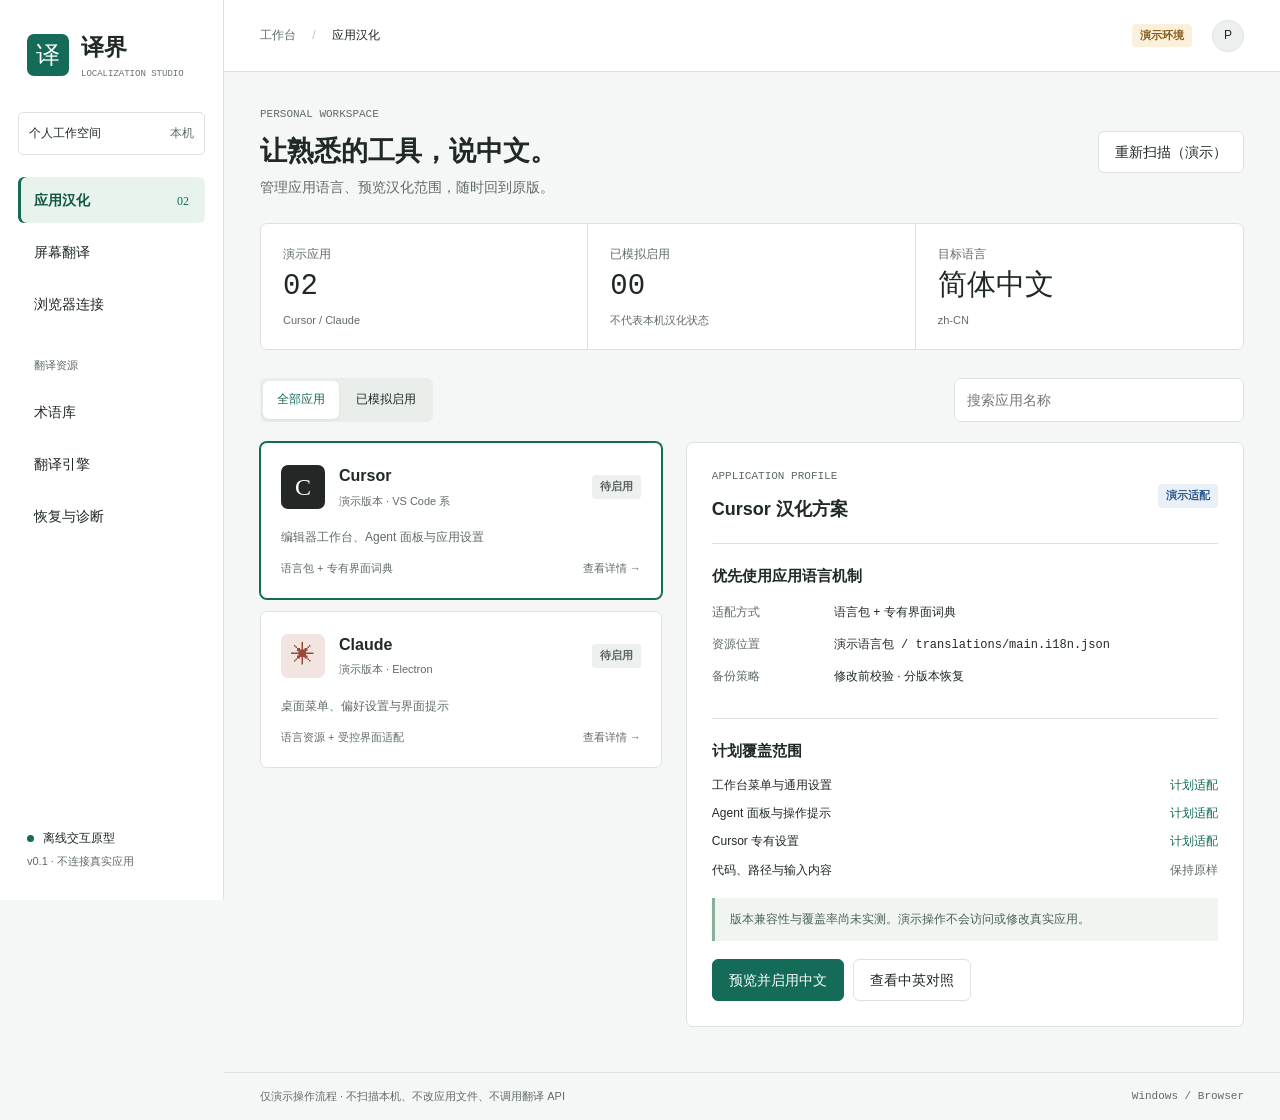
<file: prototype/index.html>
<!doctype html>
<!-- 历史设计原型，不代表当前产品形态：项目现已收敛为「只做 Claude Desktop 前端汉化」，
     页面里的 Cursor 应用与「屏幕翻译」均为早期演示内容，已不在范围内。 -->
<html lang="zh-CN">
<head>
  <meta charset="UTF-8">
  <meta name="viewport" content="width=device-width, initial-scale=1">
  <meta name="color-scheme" content="light">
  <title>译界 · 汉化工作台原型</title>
  <link rel="stylesheet" href="styles.css">
  <script defer src="app.js"></script>
</head>
<body>
  <a class="skip" href="#main">跳到主要内容</a>
  <aside class="sidebar">
    <div class="brand"><span class="brand-mark" aria-hidden="true">译</span><div><strong>译界</strong><small>LOCALIZATION STUDIO</small></div></div>
    <div class="workspace">个人工作空间 <span>本机</span></div>
    <nav aria-label="主导航">
      <button data-page="apps" class="nav active">应用汉化 <span>02</span></button>
      <button data-page="screen" class="nav">屏幕翻译</button>
      <button data-page="browser" class="nav">浏览器连接</button>
      <div class="nav-label">翻译资源</div>
      <button data-page="terms" class="nav">术语库</button>
      <button data-page="engines" class="nav">翻译引擎</button>
      <button data-page="recovery" class="nav">恢复与诊断</button>
    </nav>
    <div class="sidebar-bottom"><span class="dot"></span> 离线交互原型 <small>v0.1 · 不连接真实应用</small></div>
  </aside>
  <div class="shell">
    <header class="topbar"><span>工作台 <span class="slash">/</span> <b id="breadcrumb">应用汉化</b></span><div><span class="badge amber">演示环境</span><button class="avatar" data-action="about" aria-label="查看原型说明">P</button></div></header>
    <main id="main" tabindex="-1"></main>
    <footer>仅演示操作流程 · 不扫描本机、不改应用文件、不调用翻译 API <span>Windows / Browser</span></footer>
  </div>
  <dialog id="modal" aria-labelledby="modal-title"><div id="modal-content"></div></dialog>
  <div id="toast" class="toast" role="status" aria-live="polite"></div>
</body>
</html>
</file>
<file: prototype/styles.css>
:root{--ink:#202928;--muted:#606b68;--line:#dce3df;--paper:#f5f7f6;--accent:#136b58;--soft:#e8f3ed;--amber:#845b18;--blue:#426a9a;--red:#a53a3a}*{box-sizing:border-box}body{margin:0;background:var(--paper);color:var(--ink);font:14px/1.6 "Segoe UI","Microsoft YaHei",sans-serif;letter-spacing:0}button,input,select,textarea{font:inherit}button{cursor:pointer;transition:background .18s,border-color .18s,box-shadow .18s}button:disabled{cursor:not-allowed;opacity:.55}button:active:not(:disabled){transform:translateY(1px)}:focus-visible{outline:3px solid #579cce;outline-offset:3px}button,input,select,textarea{border:1px solid var(--line);border-radius:6px}button{min-height:40px;background:white;color:var(--ink);padding:9px 16px}button:hover:not(:disabled){background:#edf2ef;border-color:#b5c9bd}input,select,textarea{background:white;color:var(--ink);padding:10px 12px;min-width:0;width:100%}label{display:grid;gap:6px;font-weight:600}input[type=checkbox]{width:18px;height:18px;accent-color:var(--accent)}h1,h2,h3,p{margin:0}h1{font-size:27px;font-weight:650;line-height:1.35}h2{font-size:18px;font-weight:650}h3{font-size:15px}small,.muted{color:var(--muted)}.sidebar{position:fixed;inset:0 auto 0 0;width:224px;background:#fff;border-right:1px solid var(--line);display:flex;flex-direction:column;padding:29px 18px;z-index:5}.brand{display:flex;align-items:center;gap:12px;padding:0 9px}.brand strong{font-size:23px}.brand small{display:block;font:9px/1.8 Consolas,monospace;color:#67736c}.brand-mark{display:grid;place-items:center;width:42px;height:42px;background:var(--accent);color:white;border-radius:7px;font-size:24px}.workspace{margin:30px 0 22px;padding:11px 10px;border:1px solid var(--line);border-radius:5px;font-size:12px}.workspace span{float:right;color:var(--muted)}nav{display:grid;gap:6px}.nav{border:0;background:transparent;text-align:left;padding-left:16px;min-height:46px;font-weight:500}.nav span{float:right;font:12px Consolas;color:var(--accent);margin-top:5px}.nav.active{background:var(--soft);color:#105742;font-weight:650;box-shadow:inset 3px 0 var(--accent)}.nav-label{padding:24px 16px 8px;font-size:11px;color:var(--muted)}.sidebar-bottom{margin-top:auto;font-size:12px;padding:18px 9px 0}.sidebar-bottom small{display:block;margin-top:5px;font-size:11px}.dot{display:inline-block;width:7px;height:7px;border-radius:50%;background:var(--accent);margin-right:6px}.shell{margin-left:224px}.topbar{height:72px;display:flex;align-items:center;justify-content:space-between;padding:0 36px;border-bottom:1px solid var(--line);background:#fff;font-size:12px;color:var(--muted)}.topbar>div{display:flex;align-items:center;gap:20px}.topbar b{font-weight:500;color:var(--ink)}.slash{padding:0 13px;color:#bac4bd}.avatar{padding:0;width:32px;min-height:32px;border-radius:50%;background:#edf0ee}.badge{display:inline-flex;align-items:center;padding:3px 8px;border-radius:4px;font-size:11px;font-weight:600;background:var(--soft);color:#165a45}.badge.amber{background:#faf0db;color:var(--amber)}.badge.blue{background:#eaf0f8;color:#315b88}.badge.gray{background:#edf0ee;color:#59635e}main{max-width:1440px;min-height:calc(100vh - 122px);padding:34px 36px 45px;margin:auto}.page-heading{display:flex;align-items:center;justify-content:space-between;gap:20px;margin-bottom:25px}.page-heading p{margin-top:7px;color:var(--muted)}.primary{background:var(--accent);color:white;border-color:var(--accent)}.primary:hover:not(:disabled){background:#0e5949;border-color:#0e5949}.actions{display:flex;gap:9px;align-items:center;flex-wrap:wrap}.stats{display:grid;grid-template-columns:repeat(3,1fr);border:1px solid var(--line);background:white;margin-bottom:28px;border-radius:7px}.stat{padding:18px 22px;border-right:1px solid var(--line)}.stat:last-child{border-right:0}.stat small{font-size:12px}.stat strong{font:29px/1.5 Consolas,monospace;display:block}.stat em{font-size:11px;font-style:normal;color:var(--muted)}.toolbar{display:flex;justify-content:space-between;gap:12px;margin:20px 0}.toolbar input{max-width:290px}.segmented{display:flex;gap:3px;background:#e9eeea;padding:3px;border-radius:6px;flex-wrap:wrap}.segmented button{border:0;background:none;min-height:34px;padding:6px 14px;font-size:12px}.segmented .selected{background:white;box-shadow:0 1px 3px #183c2015;color:var(--accent)}.app-layout{display:grid;grid-template-columns:minmax(250px,.9fr) minmax(340px,1.25fr);gap:24px}.app-list{display:grid;align-content:start;gap:12px}.app-card{padding:20px;text-align:left;border-radius:7px;display:block;width:100%;background:white}.app-card.chosen{border-color:var(--accent);box-shadow:0 0 0 1px var(--accent)}.app-top{display:flex;align-items:center;gap:14px}.app-monogram{display:grid;place-items:center;flex:none;width:44px;height:44px;background:#232827;color:white;border-radius:7px;font:24px Georgia,serif}.app-monogram.claude{background:#f2e4df;color:#9a493a}.app-name{flex:1;min-width:0}.app-name strong{display:block;font-size:16px}.app-name small{font-size:11px}.app-card p{margin:17px 0 13px;color:var(--muted);font-size:12px}.app-foot{display:flex;justify-content:space-between;font-size:11px;color:var(--muted)}.detail{background:white;border:1px solid var(--line);border-radius:7px;padding:25px}.detail-header{display:flex;align-items:center;justify-content:space-between;gap:10px;padding-bottom:20px;border-bottom:1px solid var(--line)}.detail-section{padding:20px 0;border-bottom:1px solid var(--line)}.detail-section:last-child{border:0;padding-bottom:0}.kv{display:grid;grid-template-columns:110px 1fr;gap:12px;font-size:12px;margin-top:15px}.kv dt{color:var(--muted)}.kv dd{margin:0;overflow-wrap:anywhere}.scope-list{list-style:none;padding:0;margin:13px 0 0;display:grid;gap:9px;font-size:12px}.scope-list li{display:flex;justify-content:space-between;gap:10px}.check{color:var(--accent)}.note{background:#f0f5f2;border-left:3px solid #8aaf9a;padding:12px 15px;font-size:12px;color:#4b6255;margin:18px 0}.note.warning{background:#faf3e6;border-color:#c39d59;color:#775c2d}.table-wrap{overflow:auto;border:1px solid var(--line);border-radius:6px;background:#fff}table{border-collapse:collapse;width:100%;font-size:12px}th,td{text-align:left;padding:14px 18px;border-bottom:1px solid var(--line);overflow-wrap:anywhere}th{background:#eef2ef;color:var(--muted);font-weight:500}tr:last-child td{border:0}td button{font-size:12px;min-height:32px;padding:5px 10px}.empty{padding:42px;text-align:center;color:var(--muted)}.columns{display:grid;grid-template-columns:minmax(0,1.8fr) minmax(250px,1fr);gap:24px}.surface{background:#fff;border:1px solid var(--line);padding:22px;border-radius:6px}.form-grid{display:grid;gap:18px}.form-grid label{font-size:12px}.inline-check{display:flex;align-items:center;gap:9px;font-size:12px;font-weight:400}.preview{margin-top:18px;background:#232625;border-radius:7px;overflow:hidden;color:#ebeeec;min-height:350px}.preview-bar{background:#323735;padding:12px 18px;font:11px Consolas;display:flex;justify-content:space-between;color:#bcc9c0}.preview-content{display:grid;grid-template-columns:130px 1fr;min-height:310px}.preview-nav{padding:22px 14px;background:#2b302d;font-size:11px;color:#9fac9f;display:grid;align-content:start;gap:17px}.preview-body{padding:28px 22px;min-width:0}.preview-body h3{font-size:19px}.preview-body p{margin:14px 0;color:#b8c4bc;font-size:12px}.preview-row{display:flex;justify-content:space-between;align-items:center;border-top:1px solid #424a44;padding:17px 0;gap:12px;font-size:12px}.preview-switch{width:27px;height:15px;background:#4c8971;border-radius:20px;flex:none}.translated{color:#bcf3ce}.translation-side{margin-top:18px;padding:16px;background:#edf5ef;border-left:3px solid var(--accent);font-size:12px}.status-line{display:flex;align-items:center;justify-content:space-between;gap:12px;margin:16px 0;color:var(--muted);font-size:12px}.browser-row{display:flex;align-items:center;gap:20px;border-bottom:1px solid var(--line);padding:22px 0;flex-wrap:wrap}.browser-row:first-child{padding-top:0}.browser-row:last-child{border:0}.browser-logo{width:44px;height:44px;border-radius:50%;display:grid;place-items:center;background:#e1eef9;color:#286898;font-weight:700}.browser-row .body{flex:1;min-width:160px}.browser-row h3{margin-bottom:4px}.flow{display:flex;gap:12px;flex-wrap:wrap;margin:22px 0}.flow span{border-bottom:2px solid #9ab7a5;padding:8px 15px;font-size:12px}.engine-choice{display:flex;gap:12px;margin-bottom:24px}.engine-choice button{flex:1;text-align:left;padding:18px}.engine-choice button.selected{border-color:var(--accent);background:var(--soft)}.engine-choice strong,.engine-choice small{display:block}.field-error{color:var(--red);font-size:12px;min-height:20px}.log-item{padding:17px 0;border-bottom:1px solid var(--line);display:flex;align-items:center;justify-content:space-between;gap:15px}.log-item p{font-size:12px;color:var(--muted)}footer{padding:15px 36px;border-top:1px solid var(--line);font-size:11px;color:var(--muted)}footer span{float:right;font-family:Consolas,monospace}dialog{width:min(550px,calc(100% - 32px));max-height:85vh;overflow:auto;border:1px solid var(--line);padding:28px;border-radius:8px;box-shadow:0 24px 80px #18281d35}dialog::backdrop{background:#152e2766;backdrop-filter:blur(3px)}.dialog-head{display:flex;align-items:center;justify-content:space-between;margin-bottom:20px;gap:15px}.dialog-head button{font-size:12px}.dialog-actions{display:flex;justify-content:flex-end;gap:10px;margin-top:24px}.dialog-body p{margin:13px 0}.toast{position:fixed;bottom:25px;left:calc(50% + 112px);transform:translate(-50%,15px);background:#203f33;color:white;border-radius:6px;padding:12px 22px;opacity:0;pointer-events:none;z-index:30;max-width:90vw;transition:opacity .2s,transform .2s}.toast.visible{opacity:1;transform:translate(-50%,0)}.skip{position:fixed;top:-80px;left:240px;background:white;padding:12px;z-index:50}.skip:focus{top:10px}.subhead{font-size:11px;color:var(--muted);text-transform:uppercase;margin-bottom:9px;font-family:Consolas,monospace}.progress{height:5px;background:#e8eeea;border-radius:5px;overflow:hidden;margin:15px 0}.progress i{display:block;height:100%;background:var(--accent);width:0;transition:width .25s}.mobile-label{display:none}@media(min-width:1500px){main{padding-top:44px}.app-layout{gap:30px}.app-card{padding:24px}}@media(max-width:1050px){.sidebar{width:184px;padding:25px 12px}.shell{margin-left:184px}main{padding:26px 24px}.topbar{padding:0 24px}.app-layout,.columns{grid-template-columns:1fr}.app-list{grid-template-columns:1fr 1fr}.toast{left:calc(50% + 92px)}}@media(max-width:620px){.sidebar{position:static;width:auto;padding:16px;border-right:0;border-bottom:1px solid var(--line)}.brand{padding:0}.brand small{display:none}.workspace,.nav-label,.sidebar-bottom{display:none}nav{display:flex;overflow-x:auto;gap:4px;margin-top:16px;padding-bottom:3px}.nav{white-space:nowrap;min-height:44px;padding:9px 12px;font-size:12px}.nav span{display:none}.shell{margin:0}.topbar{height:56px;padding:0 18px}.topbar>div{gap:10px}main{padding:23px 18px}.page-heading{align-items:flex-start;flex-direction:column;gap:15px}h1{font-size:24px}.stats{margin-bottom:20px}.stat{padding:12px}.stat strong{font-size:24px}.stat em{display:none}.app-list{grid-template-columns:1fr}.detail{padding:19px}.toolbar{flex-direction:column}.toolbar input{max-width:none}.preview-content{grid-template-columns:95px 1fr}.preview-nav{font-size:10px;padding:20px 10px}.preview-body{padding:22px 14px}.preview-body h3{font-size:16px}.preview-row{align-items:flex-start}.toast{left:50%;width:max-content;max-width:92vw}footer{padding:15px 18px}footer span{display:none}.kv{grid-template-columns:85px 1fr}.browser-row{gap:12px}.engine-choice{flex-direction:column}.segmented button{padding:6px 10px}th,td{padding:12px}.detail-header{align-items:flex-start}.actions button{flex-grow:1}}@media(prefers-reduced-motion:reduce){*,*::before,*::after{transition:none!important;animation:none!important;scroll-behavior:auto!important}}
</file>
